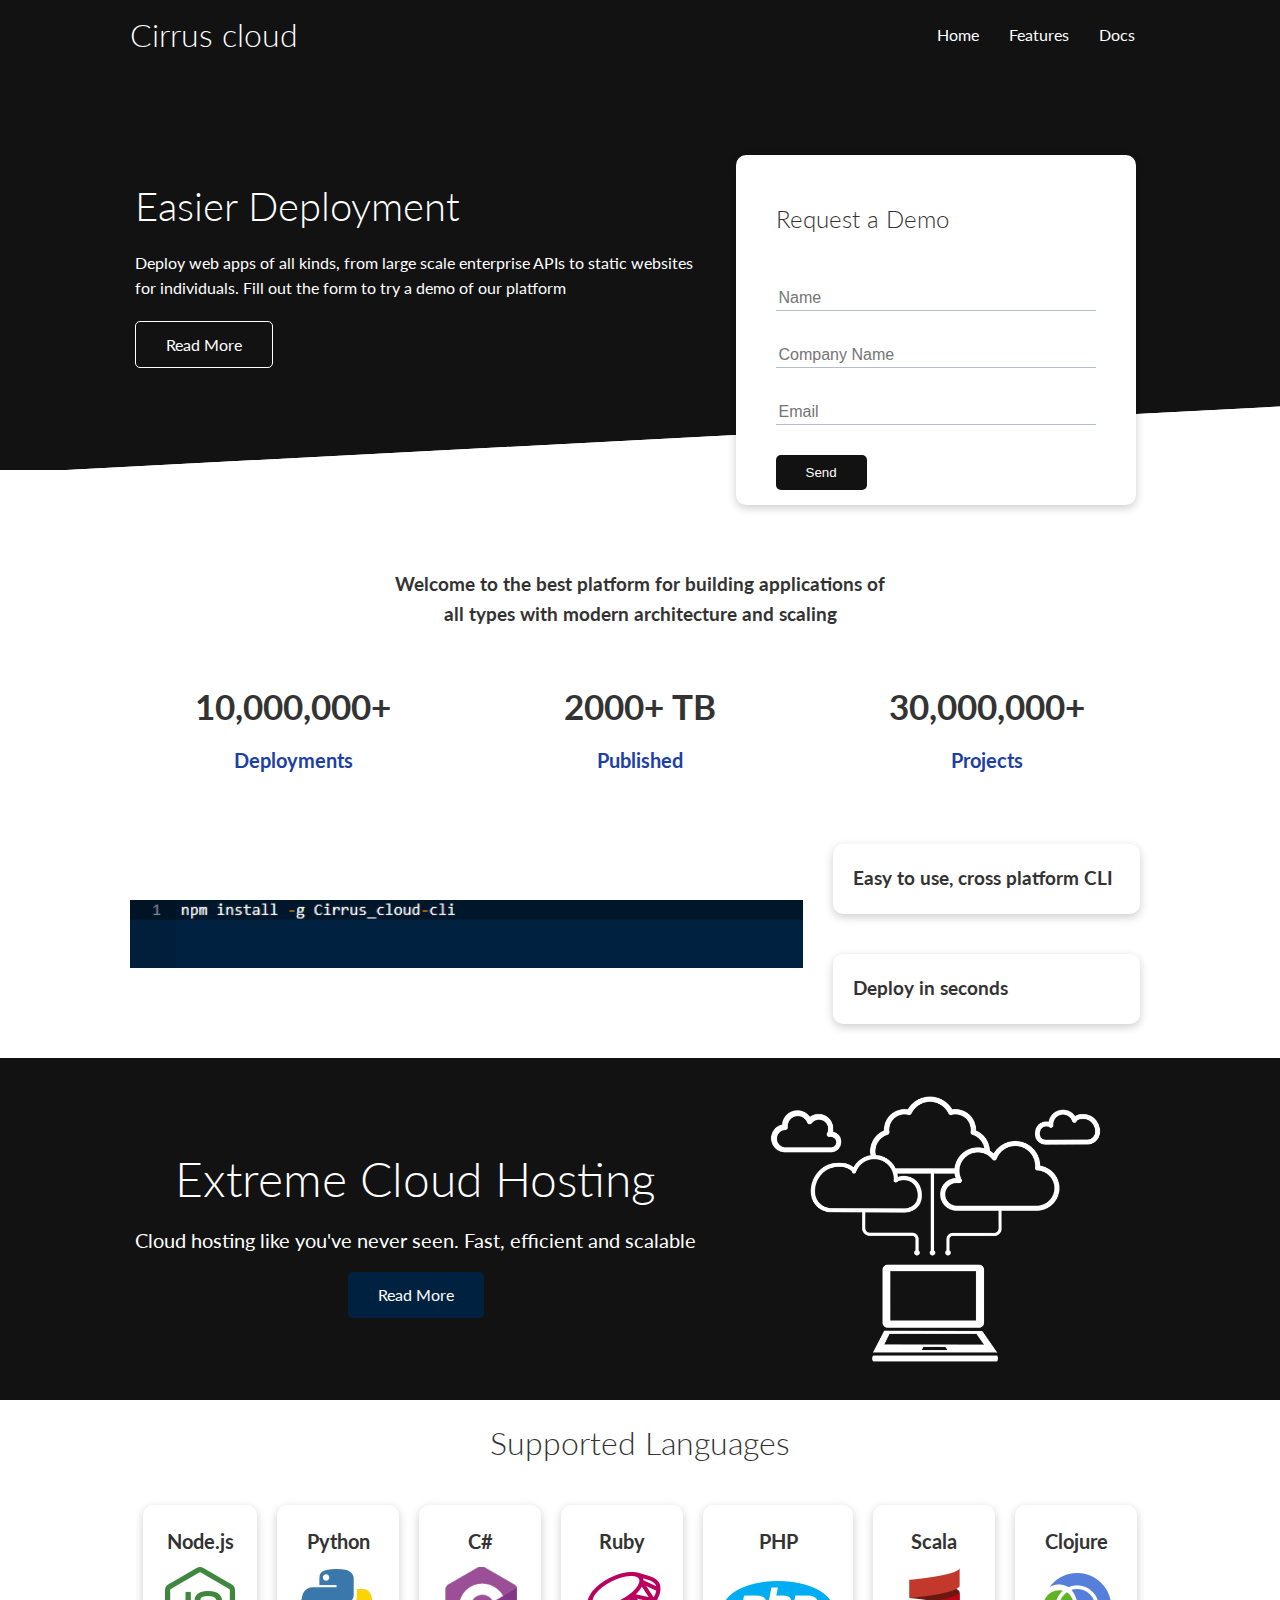
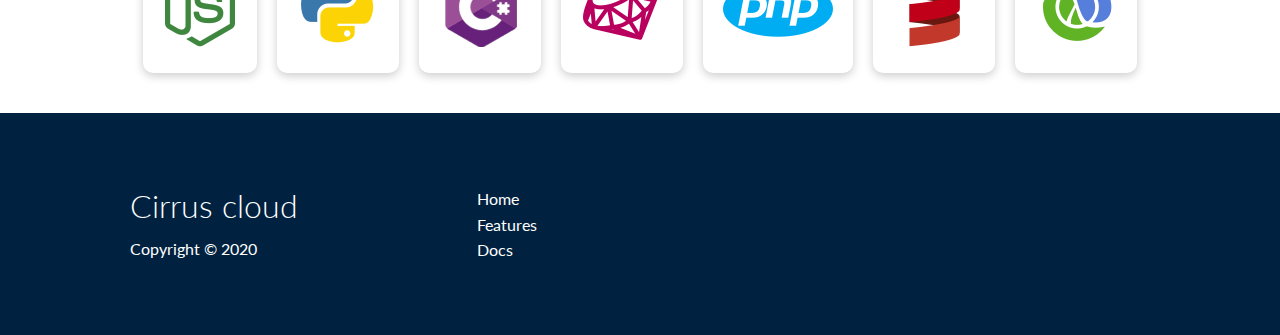
<file: index.html>
<!DOCTYPE html>
<html lang="en">
<head>
    <meta charset="UTF-8">
    <meta name="viewport" content="width=device-width, initial-scale=1.0">
    <link rel="stylesheet" href="https://cdnjs.cloudflare.com/ajax/libs/font-awesome/5.15.1/css/all.min.css" integrity="sha512-+4zCK9k+qNFUR5X+cKL9EIR+ZOhtIloNl9GIKS57V1MyNsYpYcUrUeQc9vNfzsWfV28IaLL3i96P9sdNyeRssA==" crossorigin="anonymous" />
    <link rel="stylesheet" href="css/utilities.css">
    <link rel="stylesheet" href="css/style.css">
    <title>Cirrus cloud | Cloud Hosting For Everyone</title>
</head>
<body>
    <!-- Navbar -->
    <div class="navbar">
        <div class="container flex">
            <h1 class="logo">Cirrus cloud</h1>
            <nav>
                <ul>
                    <li><a href="index.html">Home</a></li>
                    <li><a href="features.html">Features</a></li>
                    <li><a href="docs.html">Docs</a></li>
                </ul>
            </nav>
        </div>
    </div>
    
    <!-- Showcase -->
    <section class="showcase">
        <div class="container grid">
            <div class="showcase-text">
                <h1>Easier Deployment</h1>
                <p>Deploy web apps of all kinds, from large scale enterprise APIs to static websites for individuals. Fill out the form to try a demo of our platform</p>
                <a href="features.html" class="btn btn-outline">Read More</a>
            </div>

            <div class="showcase-form card">
                <h2>Request a Demo</h2>
                <form name="contact" netlify-honeypot="bot-field" method="POST" data-netlify="true">
                    <input type="hidden" name="form-name" value="contact">
                    <p class="hidden">
                        <label>Don’t fill this out if you're human: <input name="bot-field" /></label>
                      </p>
                    <div class="form-control">
                        <input type="text" name="name" placeholder="Name" required>
                    </div>
                    <div class="form-control">
                        <input type="text" name="company" placeholder="Company Name" required>
                    </div>
                    <div class="form-control">
                        <input type="email" name="email" placeholder="Email" required>
                    </div>
                    <input type="submit" value="Send" class="btn btn-primary">
                </form>
            </div>
        </div>
    </section>

    <!-- Stats -->
    <section class="stats">
        <div class="container">
            <h3 class="stats-heading text-center my-1">
                Welcome to the best platform for building applications of all types with modern architecture and scaling
            </h3>

            <div class="grid grid-3 text-center my-4">
                <div>
                    <i class="fas fa-server fa-3x"></i>
                    <h3>10,000,000+</h3>
                    <p class="text-secondary">Deployments</p>
                </div>
                <div>
                    <i class="fas fa-upload fa-3x"></i>
                    <h3>2000+ TB</h3>
                    <p class="text-secondary">Published</p>
                </div>
                <div>
                    <i class="fas fa-project-diagram fa-3x"></i>
                    <h3>30,000,000+</h3>
                    <p class="text-secondary">Projects</p>
                </div>
            </div>
        </div>
    </section>

    <!-- Cli -->
    <section class="cli">
        <div class="container grid">
            <img src="images/Screenshot (186).png" alt="">
            <div class="card">
                <h3>Easy to use, cross platform CLI</h3>
            </div>
            <div class="card">
                <h3>Deploy in seconds</h3>
            </div>
        </div>
    </section>

    <!-- Cloud -->
    <section class="cloud bg-primary my-2 py-2">
        <div class="container grid">
            <div class="text-center">
                <h2 class="lg">Extreme Cloud Hosting</h2>
                <p class="lead my-1">Cloud hosting like you've never seen. Fast, efficient and scalable</p>
                <a href="features.html" class="btn btn-dark">Read More</a>
            </div>
            <img src="images/cloud.png" alt="">
        </div>
    </section>

    <!-- Languages -->
    <section class="languages">
        <h2 class="md text-center my-2">
            Supported Languages
        </h2>
        <div class="container flex">
            <div class="card">
                <h4>Node.js</h4>
                <img src="images/logos/node.png" alt="">
            </div>
            <div class="card">
                <h4>Python</h4>
                <img src="images/logos/python.png" alt="">
              </div>
              <div class="card">
                <h4>C#</h4>
                <img src="images/logos/csharp.png" alt="">
              </div>
              <div class="card">
                <h4>Ruby</h4>
                <img src="images/logos/ruby.png" alt="">
              </div>
              <div class="card">
                <h4>PHP</h4>
                <img src="images/logos/php.png" alt="">
              </div>
              <div class="card">
                <h4>Scala</h4>
                <img src="images/logos/scala.png" alt="">
              </div>
              <div class="card">
                <h4>Clojure</h4>
                <img src="images/logos/clojure.png" alt="">
              </div>
        </div>
    </section>

    <!-- Footer -->
    <footer class="footer bg-dark py-5">
        <div class="container grid grid-3">
            <div>
                <h1>Cirrus cloud
                </h1>
                <p>Copyright &copy; 2020</p>
            </div>
            <nav>
                <ul>
                    <li><a href="index.html">Home</a></li>
                    <li><a href="features.html">Features</a></li>
                    <li><a href="docs.html">Docs</a></li>
                </ul>
            </nav>
            <div class="social">
                <a href="#"><i class="fab fa-github fa-2x"></i></a>
                <a href="#"><i class="fab fa-facebook fa-2x"></i></a>
                <a href="#"><i class="fab fa-instagram fa-2x"></i></a>
                <a href="#"><i class="fab fa-twitter fa-2x"></i></a>
            </div>
        </div>
    </footer>
</body>
</html>
</file>
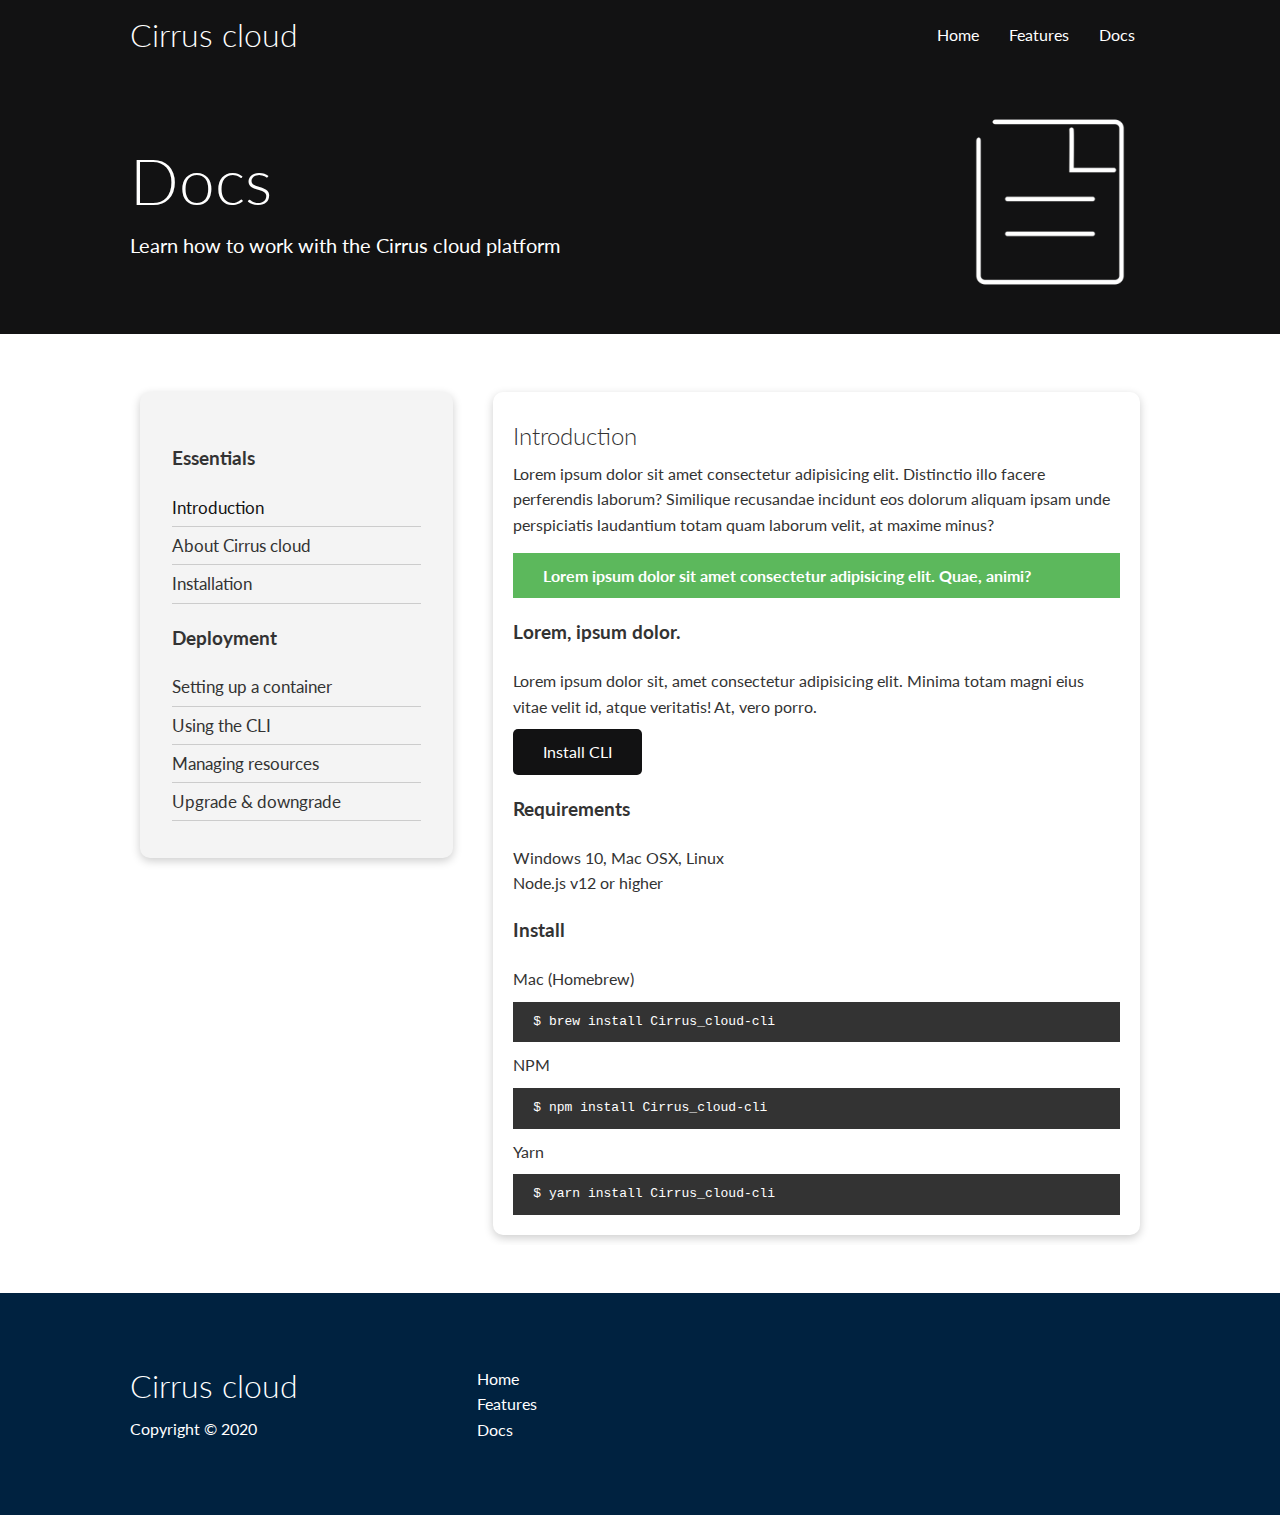
<file: docs.html>
<!DOCTYPE html>
<html lang="en">
<head>
    <meta charset="UTF-8">
    <meta name="viewport" content="width=device-width, initial-scale=1.0">
    <link rel="stylesheet" href="https://cdnjs.cloudflare.com/ajax/libs/font-awesome/5.15.1/css/all.min.css" integrity="sha512-+4zCK9k+qNFUR5X+cKL9EIR+ZOhtIloNl9GIKS57V1MyNsYpYcUrUeQc9vNfzsWfV28IaLL3i96P9sdNyeRssA==" crossorigin="anonymous" />
    <link rel="stylesheet" href="css/utilities.css">
    <link rel="stylesheet" href="css/style.css">
    <title>Cirrus cloud | Cloud Hosting For Everyone</title>
</head>
<body>
    <!-- Navbar -->
    <div class="navbar">
        <div class="container flex">
            <h1 class="logo">Cirrus cloud</h1>
            <nav>
                <ul>
                    <li><a href="index.html">Home</a></li>
                    <li><a href="features.html">Features</a></li>
                    <li><a href="docs.html">Docs</a></li>
                </ul>
            </nav>
        </div>
    </div>

    <!-- Head -->
    <section class="docs-head bg-primary py-3">
        <div class="container grid">
            <div>
                <h1 class="xl">Docs</h1>
                <p class="lead">
                    Learn how to work with the Cirrus cloud platform
                </p>
            </div>
            <img src="images/docs.png" alt="">
        </div>
    </section>

    <!-- Docs main -->
    <section class="docs-main my-4">
        <div class="container grid">
            <div class="card bg-light p-3">
                <h3 class="my-2">Essentials</h3>
                <nav>
                    <ul>
                        <li><a class="text-primary" href="#">Introduction</a></li>
                        <li><a href="#">About Cirrus cloud</a></li>
                        <li><a href="#">Installation</a></li>
                    </ul>
                </nav>

                <h3 class="my-2">Deployment</h3>
                <nav>
                    <ul>
                        <li><a href="#">Setting up a container</a></li>
							<li><a href="#">Using the CLI</a></li>
							<li><a href="#">Managing resources</a></li>
							<li><a href="#">Upgrade & downgrade</a></li>
                    </ul>
                </nav>
            </div>
            <div class="card">
                <h2>Introduction</h2>
                <p>Lorem ipsum dolor sit amet consectetur adipisicing elit. Distinctio illo facere perferendis laborum? Similique recusandae incidunt eos dolorum aliquam ipsam unde perspiciatis laudantium totam quam laborum velit, at maxime minus?</p>

                <div class="alert alert-success">
                    <i class="fas fa-info"></i> Lorem ipsum dolor sit amet consectetur adipisicing elit. Quae, animi?
                </div>

                <h3>Lorem, ipsum dolor.</h3>
                <p>Lorem ipsum dolor sit, amet consectetur adipisicing elit. Minima totam magni eius vitae velit id, atque veritatis! At, vero porro.</p>
                <a href="#" class="btn btn-primary">Install CLI</a>

                <h3>Requirements</h3>
                <ul>
                    <li>Windows 10, Mac OSX, Linux</li>
                    <li>Node.js v12 or higher</li>
                </ul>

                <h3>Install</h3>
                <p>Mac (Homebrew)</p>
                <pre><code>$ brew install Cirrus_cloud-cli</code></pre>
                <p>NPM</p>
                <pre><code>$ npm install Cirrus_cloud-cli</code></pre>
                <p>Yarn</p>
                <pre><code>$ yarn install Cirrus_cloud-cli</code></pre>

            </div>
        </div>
    </section>
    
    <!-- Footer -->
    <footer class="footer bg-dark py-5">
        <div class="container grid grid-3">
            <div>
                <h1>Cirrus cloud
                </h1>
                <p>Copyright &copy; 2020</p>
            </div>
            <nav>
                <ul>
                    <li><a href="index.html">Home</a></li>
                    <li><a href="features.html">Features</a></li>
                    <li><a href="docs.html">Docs</a></li>
                </ul>
            </nav>
            <div class="social">
                <a href="#"><i class="fab fa-github fa-2x"></i></a>
                <a href="#"><i class="fab fa-facebook fa-2x"></i></a>
                <a href="#"><i class="fab fa-instagram fa-2x"></i></a>
                <a href="#"><i class="fab fa-twitter fa-2x"></i></a>
            </div>
        </div>
    </footer>
</body>
</html>
</file>
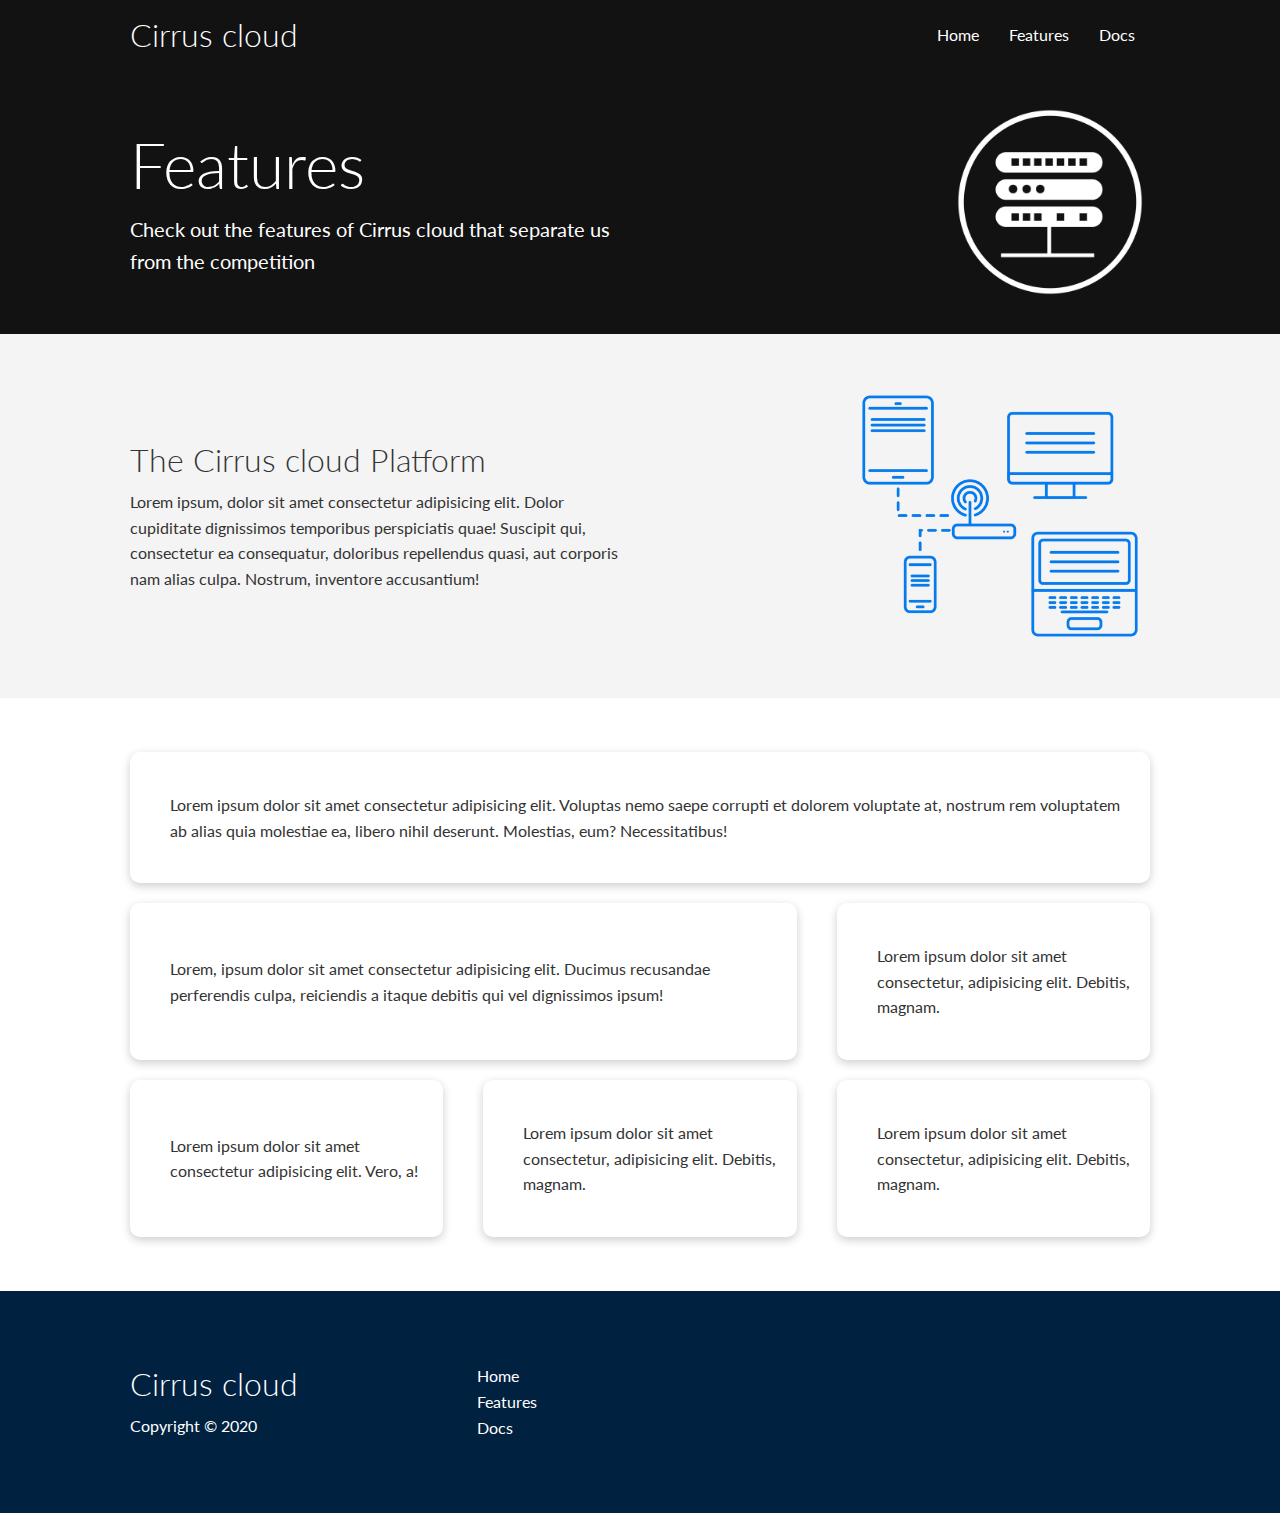
<file: features.html>
<!DOCTYPE html>
<html lang="en">
<head>
    <meta charset="UTF-8">
    <meta name="viewport" content="width=device-width, initial-scale=1.0">
    <link rel="stylesheet" href="https://cdnjs.cloudflare.com/ajax/libs/font-awesome/5.15.1/css/all.min.css" integrity="sha512-+4zCK9k+qNFUR5X+cKL9EIR+ZOhtIloNl9GIKS57V1MyNsYpYcUrUeQc9vNfzsWfV28IaLL3i96P9sdNyeRssA==" crossorigin="anonymous" />
    <link rel="stylesheet" href="css/utilities.css">
    <link rel="stylesheet" href="css/style.css">
    <title>Cirrus cloud | Cloud Hosting For Everyone</title>
</head>
<body>
    <!-- Navbar -->
    <div class="navbar">
        <div class="container flex">
            <h1 class="logo">Cirrus cloud</h1>
            <nav>
                <ul>
                    <li><a href="index.html">Home</a></li>
                    <li><a href="features.html">Features</a></li>
                    <li><a href="docs.html">Docs</a></li>
                </ul>
            </nav>
        </div>
    </div>

    <!-- Head -->
    <section class="features-head bg-primary py-3">
        <div class="container grid">
            <div>
                <h1 class="xl">Features</h1>
                <p class="lead">
                    Check out the features of Cirrus cloud that separate us from the
						competition
                </p>
            </div>
            <img src="images/server.png" alt="">
        </div>
    </section>

    <!-- Sub head -->
    <section class="features-sub-head bg-light py-3">
        <div class="container grid">
            <div>
                <h1 class="md">The Cirrus cloud Platform</h1>
                <p>
                    Lorem ipsum, dolor sit amet consectetur adipisicing elit. Dolor cupiditate dignissimos temporibus perspiciatis quae! Suscipit qui, consectetur ea consequatur, doloribus repellendus quasi, aut corporis nam alias culpa. Nostrum, inventore accusantium!
                </p>
            </div>
            <img src="images/server2.png" alt="">
        </div>
    </section>

    <section class="features-main my-2">
        <div class="container grid grid-3">
            <div class="card flex">
                <i class="fas fa-server fa-3x"></i>
                <p>Lorem ipsum dolor sit amet consectetur adipisicing elit. Voluptas nemo saepe corrupti et dolorem voluptate at, nostrum rem voluptatem ab alias quia molestiae ea, libero nihil deserunt. Molestias, eum? Necessitatibus!</p>
            </div>
            <div class="card flex">
                <i class="fas fa-network-wired fa-3x"></i>
                <p>
                    Lorem, ipsum dolor sit amet consectetur adipisicing elit. Ducimus
                    recusandae perferendis culpa, reiciendis a itaque debitis qui vel
                    dignissimos ipsum!
                </p>
            </div>
            <div class="card flex">
                <i class="fas fa-laptop-code fa-3x"></i>
                <p>
                    Lorem ipsum dolor sit amet consectetur, adipisicing elit. Debitis,
                    magnam.
                </p>
            </div>
            <div class="card flex">
                <i class="fas fa-database fa-3x"></i>
                <p>
                    Lorem ipsum dolor sit amet consectetur adipisicing elit. Vero, a!
                </p>
            </div>
            <div class="card flex">
                <i class="fas fa-power-off fa-3x"></i>
                <p>
                    Lorem ipsum dolor sit amet consectetur, adipisicing elit. Debitis,
                    magnam.
                </p>
            </div>
            <div class="card flex">
                <i class="fas fa-upload fa-3x"></i>
                <p>
                    Lorem ipsum dolor sit amet consectetur, adipisicing elit. Debitis,
                    magnam.
                </p>
            </div>
        </div>
    </section>

    <!-- Footer -->
    <footer class="footer bg-dark py-5">
        <div class="container grid grid-3">
            <div>
                <h1>Cirrus cloud
                </h1>
                <p>Copyright &copy; 2020</p>
            </div>
            <nav>
                <ul>
                    <li><a href="index.html">Home</a></li>
                    <li><a href="features.html">Features</a></li>
                    <li><a href="docs.html">Docs</a></li>
                </ul>
            </nav>
            <div class="social">
                <a href="#"><i class="fab fa-github fa-2x"></i></a>
                <a href="#"><i class="fab fa-facebook fa-2x"></i></a>
                <a href="#"><i class="fab fa-instagram fa-2x"></i></a>
                <a href="#"><i class="fab fa-twitter fa-2x"></i></a>
            </div>
        </div>
    </footer>
</body>
</html>
</file>
<file: css/utilities.css>
.container {
  max-width: 1100px;
  margin: 0 auto;
  overflow: auto;
  padding: 0 40px;
}

.card {
  background-color: #fff;
  color: #333;
  border-radius: 10px;
  box-shadow: 0 3px 10px rgba(0, 0, 0, 0.2);
  padding: 20px;
  margin: 10px;
}

.btn {
  display: inline-block;
  padding: 10px 30px;
  cursor: pointer;
  background: var(--primary-color);
  color: #fff;
  border: none;
  border-radius: 5px;
}

.btn-outline {
  background-color: transparent;
  border: 1px #fff solid;
}

.btn:hover {
  transform: scale(0.98);
}

/* Backgrounds & colored buttons */
.bg-primary,
.btn-primary {
  background-color: var(--primary-color);
  color: #fff;
}

.bg-secondary,
.btn-secondary {
  background-color: var(--secondary-color);
  color: #fff;
}

.bg-dark,
.btn-dark {
  background-color: var(--dark-color);
  color: #fff;
}

.bg-light,
.btn-light {
  background-color: var(--light-color);
  color: #333;
}

.bg-primary a,
.btn-primary a,
.bg-secondary a,
.btn-secondary a,
.bg-dark a,
.btn-dark a {
  color: #fff;
}

/* Text colors */
.text-primary {
  color: var(--primary-color);
}

.text-secondary {
  color: var(--secondary-color);
}

.text-dark {
  color: var(--dark-color);
}

.text-light {
  color: var(--light-color);
}

/* Text sizes */
.lead {
  font-size: 20px;
}

.sm {
  font-size: 1rem;
}

.md {
  font-size: 2rem;
}

.lg {
  font-size: 3rem;
}

.xl {
  font-size: 4rem;
}

.text-center {
  text-align: center;
}

/* Alert */
.alert {
  background-color: var(--light-color);
  padding: 10px 20px;
  font-weight: bold;
  margin: 15px 0;
}

.alert i {
  margin-right: 10px;
}

.alert-success {
  background-color: var(--success-color);
  color: #fff;
}

.alert-error {
  background-color: var(--error-color);
  color: #fff;
}

.flex {
  display: flex;
  justify-content: center;
  align-items: center;
  height: 100%;
}

.grid {
  display: grid;
  grid-template-columns: repeat(2, 1fr);
  gap: 20px;
  justify-content: center;
  align-items: center;
  height: 100%;
}

.grid-3 {
  grid-template-columns: repeat(3, 1fr);
}

/* Margin */
.my-1 {
  margin: 1rem 0;
}

.my-2 {
  margin: 1.5rem 0;
}

.my-3 {
  margin: 2rem 0;
}

.my-4 {
  margin: 3rem 0;
}

.my-5 {
  margin: 4rem 0;
}

.m-1 {
  margin: 1rem;
}

.m-2 {
  margin: 1.5rem;
}

.m-3 {
  margin: 2rem;
}

.m-4 {
  margin: 3rem;
}

.m-5 {
  margin: 4rem;
}

/* Padding */
.py-1 {
  padding: 1rem 0;
}

.py-2 {
  padding: 1.5rem 0;
}

.py-3 {
  padding: 2rem 0;
}

.py-4 {
  padding: 3rem 0;
}

.py-5 {
  padding: 4rem 0;
}

.p-1 {
  padding: 1rem;
}

.p-2 {
  padding: 1.5rem;
}

.p-3 {
  padding: 2rem;
}

.p-4 {
  padding: 3rem;
}

.p-5 {
  padding: 4rem;
}
</file>
<file: css/style.css>
@import url('https://fonts.googleapis.com/css2?family=Lato:wght@300&display=swap');

:root {
  --primary-color: #121213;
  --secondary-color: #1c3fa8;
  --dark-color: #002240;
  --light-color: #f4f4f4;
  --success-color: #5cb85c;
  --error-color: #d9534f;
}

* {
  box-sizing: border-box;
  padding: 0;
  margin: 0;
}

body {
  font-family: 'Lato', sans-serif;
  color: #333;
  line-height: 1.6;
}

ul {
  list-style-type: none;
}

a {
  text-decoration: none;
  color: #333;
}

h1,
h2 {
  font-weight: 300;
  line-height: 1.2;
  margin: 10px 0;
}

p {
  margin: 10px 0;
}

img {
  width: 100%;
}

code,
pre {
  background: #333;
  color: #fff;
  padding: 10px;
}

.hidden {
  visibility: hidden;
  height: 0;
}

/* Navbar */
.navbar {
  background-color: var(--primary-color);
  color: #fff;
  height: 70px;
}

.navbar ul {
  display: flex;
}

.navbar a {
  color: #fff;
  padding: 10px;
  margin: 0 5px;
}

.navbar a:hover {
  border-bottom: 2px #fff solid;
}

.navbar .flex {
  justify-content: space-between;
}

/* Showcase */
.showcase {
  height: 400px;
  background-color: var(--primary-color);
  color: #fff;
  position: relative;
}

.showcase h1 {
  font-size: 40px;
}

.showcase p {
  margin: 20px 0;
}

.showcase .grid {
  overflow: visible;
  grid-template-columns: 55% auto;
  gap: 30px;
}

.showcase-text {
  animation: slideInFromLeft 1s ease-in;
}

.showcase-form {
  position: relative;
  top: 60px;
  height: 350px;
  width: 400px;
  padding: 40px;
  z-index: 100;
  justify-self: flex-end;
  animation: slideInFromRight 1s ease-in;
}

.showcase-form .form-control {
  margin: 30px 0;
}

.showcase-form input[type='text'],
.showcase-form input[type='email'] {
  border: 0;
  border-bottom: 1px solid #b4becb;
  width: 100%;
  padding: 3px;
  font-size: 16px;
}

.showcase-form input:focus {
  outline: none;
}

.showcase::before,
.showcase::after {
  content: '';
  position: absolute;
  height: 100px;
  bottom: -70px;
  right: 0;
  left: 0;
  background: #fff;
  transform: skewY(-3deg);
  -webkit-transform: skewY(-3deg);
  -moz-transform: skewY(-3deg);
  -ms-transform: skewY(-3deg);
}

/* Stats */
.stats {
  padding-top: 100px;
  animation: slideInFromBottom 1s ease-in;
}

.stats-heading {
  max-width: 500px;
  margin: auto;
}

.stats .grid h3 {
  font-size: 35px;
}

.stats .grid p {
  font-size: 20px;
  font-weight: bold;
}

/* Cli */
.cli .grid {
  grid-template-columns: repeat(3, 1fr);
  grid-template-rows: repeat(2, 1fr);
}

.cli .grid > *:first-child {
  grid-column: 1 / span 2;
  grid-row: 1 / span 2;
}

/* Cloud */
.cloud .grid {
  grid-template-columns: 4fr 3fr;
}

/* Languages */

.languages .flex {
  flex-wrap: wrap;
}

.languages .card {
  text-align: center;
  margin: 18px 10px 40px;
  transition: transform 0.2s ease-in;
}

.languages .card h4 {
  font-size: 20px;
  margin-bottom: 10px;
}

.languages .card:hover {
  transform: translateY(-15px);
}

/* Features */
.features-head img,
.docs-head img {
  width: 200px;
  justify-self: flex-end;
}

.features-sub-head img {
  width: 300px;
  justify-self: flex-end;
}

.features-main .card > i {
  margin-right: 20px;
}

.features-main .grid {
  padding: 30px;
}

.features-main .grid > *:first-child {
  grid-column: 1 / span 3;
}

.features-main .grid > *:nth-child(2) {
  grid-column: 1 / span 2;
}

/* Docs */
.docs-main h3 {
  margin: 20px 0;
}

.docs-main .grid {
  grid-template-columns: 1fr 2fr;
  align-items: flex-start;
}

.docs-main nav li {
  font-size: 17px;
  padding-bottom: 5px;
  margin-bottom: 5px;
  border-bottom: 1px #ccc solid;
}

.docs-main a:hover {
  font-weight: bold;
}

/* Footer */
.footer .social a {
  margin: 0 10px;
}

/* Animations */
@keyframes slideInFromLeft {
  0% {
    transform: translateX(-100%);
  }

  100% {
    transform: translateX(0);
  }
}

@keyframes slideInFromRight {
  0% {
    transform: translateX(100%);
  }

  100% {
    transform: translateX(0);
  }
}

@keyframes slideInFromTop {
  0% {
    transform: translateY(-100%);
  }

  100% {
    transform: translateX(0);
  }
}

@keyframes slideInFromBottom {
  0% {
    transform: translateY(100%);
  }

  100% {
    transform: translateX(0);
  }
}

/* Tablets and under */
@media (max-width: 768px) {
  .grid,
  .showcase .grid,
  .stats .grid,
  .cli .grid,
  .cloud .grid,
  .features-main .grid,
  .docs-main .grid {
    grid-template-columns: 1fr;
    grid-template-rows: 1fr;
  }

  .showcase {
    height: auto;
  }

  .showcase-text {
    text-align: center;
    margin-top: 40px;
    animation: slideInFromTop 1s ease-in;
  }

  .showcase-form {
    justify-self: center;
    margin: auto;
    animation: slideInFromBottom 1s ease-in;
  }

  .cli .grid > *:first-child {
    grid-column: 1;
    grid-row: 1;
  }

  .features-head,
  .features-sub-head,
  .docs-head {
    text-align: center;
  }

  .features-head img,
  .features-sub-head img,
  .docs-head img {
    justify-self: center;
  }

  .features-main .grid > *:first-child,
  .features-main .grid > *:nth-child(2) {
    grid-column: 1;
  }
}

/* Mobile */
@media (max-width: 500px) {
  .navbar {
    height: 110px;
  }

  .navbar .flex {
    flex-direction: column;
  }

  .navbar ul {
    padding: 10px;
    background-color: rgba(0, 0, 0, 0.1);
  }
  
  .showcase-form {
    width: 300px;
  }
}
</file>
